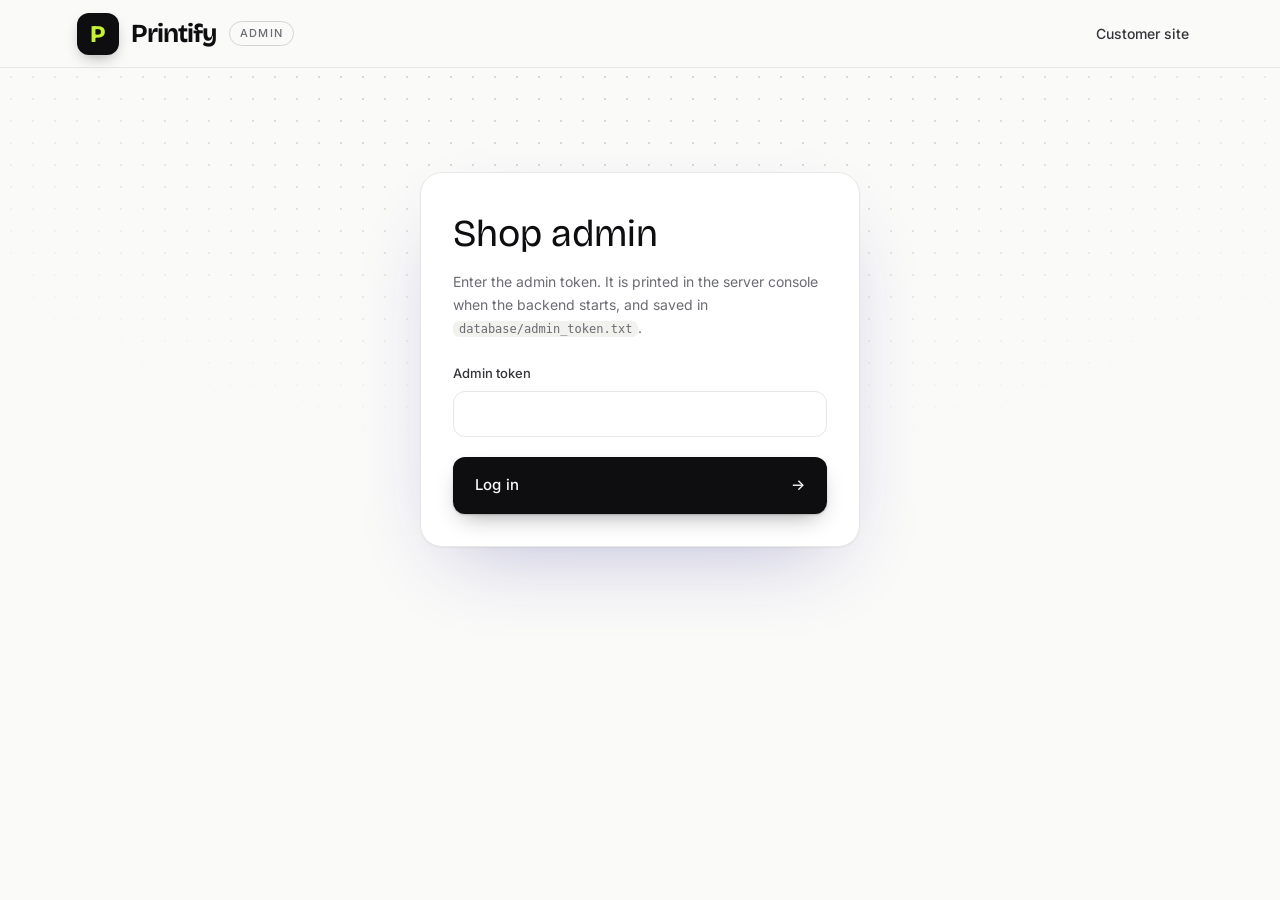
<file: website/admin.html>
<!DOCTYPE html>
<html lang="en">

<head>
    <meta charset="UTF-8">
    <meta name="viewport" content="width=device-width, initial-scale=1.0">

    <title>Printify | Shop Admin</title>

    <link rel="preconnect" href="https://fonts.googleapis.com">
    <link rel="preconnect" href="https://fonts.gstatic.com" crossorigin>
    <link
        rel="stylesheet"
        href="https://fonts.googleapis.com/css2?family=Bricolage+Grotesque:opsz,wght@12..96,500..800&family=Inter:wght@400;500;600&display=swap"
    >

    <link rel="stylesheet" href="style.css">
    <link rel="stylesheet" href="admin.css">
</head>

<body>

    <header class="navbar">

        <div class="logo">
            <span class="logo-icon" aria-hidden="true">
                <span class="logo-paper"></span>
                <span class="logo-p">P</span>
            </span>
            <span class="logo-word" aria-label="Printify"><span style="--i: 0">P</span><span style="--i: 1">r</span><span style="--i: 2">i</span><span style="--i: 3">n</span><span style="--i: 4">t</span><span style="--i: 5">i</span><span style="--i: 6">f</span><span style="--i: 7">y</span></span>
            <span class="admin-tag">Admin</span>
        </div>

        <nav>
            <a href="index.html">Customer site</a>
            <a href="#" id="logoutLink" hidden>Log out</a>
        </nav>

    </header>


    <main class="admin">

        <!-- LOGIN -->

        <section class="print-card admin-login" id="loginCard">

            <h2>Shop admin</h2>

            <p>
                Enter the admin token. It is printed in the server console when
                the backend starts, and saved in <code>database/admin_token.txt</code>.
            </p>

            <form id="loginForm">
                <div class="option">
                    <label for="tokenInput">Admin token</label>
                    <input type="password" id="tokenInput" autocomplete="current-password" required>
                </div>

                <p class="form-error" id="loginError" hidden></p>

                <button type="submit" class="pay-btn">
                    <span>Log in</span>
                    <span>→</span>
                </button>
            </form>

        </section>


        <!-- DASHBOARD -->

        <section id="dashboard" hidden>

            <div class="admin-tiles">

                <div class="admin-tile">
                    <span>Printer</span>
                    <strong id="printerName">-</strong>
                    <small id="printerMessage" class="printer-message"></small>
                </div>

                <div class="admin-tile">
                    <span>In queue</span>
                    <strong id="queueCount">0</strong>
                </div>

                <div class="admin-tile">
                    <span>Payments &amp; problems</span>
                    <strong id="failedCount">0</strong>
                </div>

                <div class="admin-tile">
                    <span>Revenue</span>
                    <strong id="revenue">₹0</strong>
                </div>

            </div>


            <div class="admin-toolbar">

                <h2>Orders</h2>

                <div class="option">
                    <select id="statusFilter" aria-label="Filter by status">
                        <option value="">All orders</option>
                        <option value="verifying">Check payment</option>
                        <option value="queued">In queue</option>
                        <option value="printing">Printing</option>
                        <option value="failed">Needs attention</option>
                        <option value="completed">Completed</option>
                        <option value="awaiting_payment">Awaiting payment</option>
                        <option value="cancelled">Cancelled</option>
                    </select>
                </div>

            </div>


            <div class="table-wrap">

                <table class="orders-table">

                    <thead>
                        <tr>
                            <th>#</th>
                            <th>File</th>
                            <th>Options</th>
                            <th>Total</th>
                            <th>Status</th>
                            <th>Placed</th>
                            <th></th>
                        </tr>
                    </thead>

                    <tbody id="ordersBody"></tbody>

                </table>

                <p class="empty-state" id="emptyState" hidden>No orders yet.</p>

            </div>

        </section>

    </main>


    <script src="admin.js"></script>

</body>

</html>
</file>
<file: website/style.css>
/* ==========================================
   PRINTIFY — design tokens
========================================== */

:root {
    --bg: #fafaf9;
    --bg-soft: #f1f1ee;
    --card: #ffffff;
    --ink: #0e0e10;
    --ink-2: #34343a;
    --muted: #6b6b73;
    --muted-2: #a3a3ab;
    --line: #e7e7e3;
    --line-strong: #d4d4cf;
    --grid: #d9d9d4;
    --glow: rgba(99, 91, 255, 0.16);

    --accent: #4f46e5;
    --accent-dark: #3f37c9;
    --accent-soft: #eeedfd;
    --lime: #c4f135;
    --gold: var(--accent);

    --green: #16a34a;
    --green-soft: #e6f6ec;
    --amber: #b45309;
    --amber-soft: #fdf1dc;
    --red: #dc2626;
    --red-soft: #fdeaea;

    --radius: 22px;
    --radius-md: 16px;
    --radius-sm: 12px;

    --shadow-sm: 0 1px 2px rgba(14, 14, 16, 0.04), 0 2px 8px rgba(14, 14, 16, 0.04);
    --shadow: 0 1px 2px rgba(14, 14, 16, 0.05), 0 14px 32px -14px rgba(14, 14, 16, 0.16);
    --shadow-lg: 0 1px 2px rgba(14, 14, 16, 0.05), 0 32px 80px -32px rgba(40, 32, 140, 0.30);

    --display: "Bricolage Grotesque", "Inter", system-ui, sans-serif;
    --serif: var(--display);
    --sans: "Inter", system-ui, -apple-system, "Segoe UI", sans-serif;

    --ease: cubic-bezier(0.22, 1, 0.36, 1);
    --spring: cubic-bezier(0.34, 1.3, 0.64, 1);
}

* {
    margin: 0;
    padding: 0;
    box-sizing: border-box;
}

[hidden] {
    display: none !important;
}

html {
    scroll-behavior: smooth;
}

body {
    min-height: 100vh;

    font-family: var(--sans);
    font-size: 15px;
    line-height: 1.5;

    background: var(--bg);
    color: var(--ink);

    overflow-x: hidden;

    -webkit-font-smoothing: antialiased;
    -moz-osx-font-smoothing: grayscale;
}

button,
input,
select {
    font: inherit;
    color: inherit;
}

a {
    color: inherit;
}

:focus-visible {
    outline: 2px solid var(--accent);
    outline-offset: 3px;
}

.pay-btn:focus-visible {
    outline-color: var(--accent);
}

::selection {
    background: var(--accent-soft);
    color: var(--accent-dark);
}


/* ==========================================
   BACKGROUND
========================================== */

/* Faint dot grid that fades out down the page */
body::before {
    content: "";

    position: fixed;
    inset: 0;
    z-index: -1;

    background-image: radial-gradient(var(--grid) 1px, transparent 1px);
    background-size: 22px 22px;

    -webkit-mask-image: radial-gradient(ellipse 90% 70% at 50% 0%, black 30%, transparent 75%);
    mask-image: radial-gradient(ellipse 90% 70% at 50% 0%, black 30%, transparent 75%);

    pointer-events: none;
}

/* ==========================================
   NAVBAR
========================================== */

.navbar {
    position: sticky;
    top: 0;
    z-index: 50;

    height: 68px;
    padding: 0 6%;

    display: flex;
    align-items: center;
    gap: 36px;

    background: color-mix(in srgb, var(--bg) 80%, transparent);
    backdrop-filter: saturate(1.6) blur(14px);
    -webkit-backdrop-filter: saturate(1.6) blur(14px);

    border-bottom: 1px solid var(--line);
}

.logo {
    display: flex;
    align-items: center;
    gap: 10px;

    text-decoration: none;
}

.logo-icon {
    width: 32px;
    height: 32px;

    display: grid;
    place-items: center;

    background: var(--ink);
    color: var(--lime);

    border-radius: 10px;

    font-family: var(--display);
    font-size: 18px;
    font-weight: 800;
    line-height: 1;

    transition: transform 0.5s var(--spring);
}

.logo:hover .logo-icon {
    transform: rotate(-8deg) scale(1.06);
}

.logo-word {
    font-family: var(--display);
    font-size: 21px;
    font-weight: 700;
    letter-spacing: -0.03em;
}

/* Navbar logo: a tiny printer. A sheet feeds out of the "P" tile every
   few seconds, the letters rise in on load and wave on hover. */

.logo {
    gap: 12px;
}

.logo .logo-icon {
    position: relative;

    width: 42px;
    height: 42px;

    background: none;
    border-radius: 0;

    font-size: 24px;

    animation: logo-pop 0.8s var(--spring) backwards;
}

/* The dark tile, drawn above the paper so the sheet comes out from under it */
.logo .logo-icon::before {
    content: "";

    position: absolute;
    inset: 0;
    z-index: 1;

    background: var(--ink);
    border-radius: 12px;
    box-shadow: 0 6px 16px -6px rgba(14, 14, 16, 0.45);
}

.logo-p {
    position: relative;
    z-index: 2;

    animation: logo-press 4s 1.2s var(--ease) infinite;
}

.logo-paper {
    position: absolute;
    left: 8px;
    right: 8px;
    top: 14px;
    z-index: 0;

    height: 26px;

    background:
        linear-gradient(var(--accent), var(--accent)) 4px 6px / 45% 2px no-repeat,
        repeating-linear-gradient(transparent 0 10px, var(--line-strong) 10px 11px, transparent 11px 14px) 4px 2px / calc(100% - 8px) 100% no-repeat,
        white;
    border: 1px solid var(--line);
    border-radius: 2px;

    transform: translateY(0);
    opacity: 0;

    animation: logo-print 4s 1.2s var(--ease) infinite;
}

@keyframes logo-pop {
    from { transform: scale(0.4) rotate(-25deg); opacity: 0; }
    to { transform: none; opacity: 1; }
}

/* The P dips like a button being pressed, then the page comes out */
@keyframes logo-press {
    0%, 100% { transform: none; }
    4% { transform: translateY(2px) scale(0.86); }
    10% { transform: translateY(-1px) scale(1.08); }
    16% { transform: none; }
}

@keyframes logo-print {
    0%, 8% { transform: translateY(0); opacity: 1; }
    40%, 70% { transform: translateY(12px); opacity: 1; }
    85% { transform: translateY(15px); opacity: 0; }
    100% { transform: translateY(0); opacity: 0; }
}

.logo:hover .logo-icon {
    transform: rotate(-8deg) scale(1.08);
    transition: transform 0.5s var(--spring);
}

.logo .logo-word {
    display: flex;

    font-size: 26px;
    letter-spacing: -0.035em;
}

.logo-word span {
    display: inline-block;

    animation: logo-letter 0.7s var(--ease) both;
    animation-delay: calc(0.25s + var(--i) * 0.05s);
}

.logo:hover .logo-word span {
    animation: logo-wave 0.6s var(--ease) both;
    animation-delay: calc(var(--i) * 0.04s);
}

.logo:hover .logo-word span:nth-child(odd) {
    color: var(--accent);
}

@keyframes logo-letter {
    from { transform: translateY(60%); opacity: 0; filter: blur(4px); }
    to { transform: none; opacity: 1; filter: blur(0); }
}

@keyframes logo-wave {
    0%, 100% { transform: none; }
    40% { transform: translateY(-28%); }
}

@media (max-width: 640px) {

    .logo .logo-icon {
        width: 38px;
        height: 38px;

        font-size: 22px;
    }

    .logo .logo-word {
        font-size: 23px;
    }
}


.navbar nav {
    display: flex;
    gap: 6px;

    margin-left: auto;
}

.navbar nav a {
    padding: 7px 14px;

    border-radius: 999px;

    color: var(--ink-2);

    font-size: 14px;
    font-weight: 500;
    text-decoration: none;

    transition: background 0.25s, color 0.25s;
}

.navbar nav a:hover {
    background: var(--bg-soft);
    color: var(--ink);
}

.printer-status {
    display: flex;
    align-items: center;
    gap: 8px;

    padding: 7px 14px;

    background: var(--card);
    border: 1px solid var(--line);
    border-radius: 999px;

    color: var(--ink-2);

    font-size: 12.5px;
    font-weight: 500;
    white-space: nowrap;
}

.printer-status em {
    font-style: normal;
}

.printer-status .dot {
    position: relative;

    width: 7px;
    height: 7px;

    border-radius: 50%;
    background: var(--green);
}

.printer-status .dot::after {
    content: "";

    position: absolute;
    inset: 0;

    border-radius: 50%;
    background: inherit;

    animation: ping 2.4s ease-out infinite;
}

.printer-status.offline .dot {
    background: var(--red);
}

@keyframes ping {
    0% { transform: scale(1); opacity: 0.6; }
    100% { transform: scale(3.2); opacity: 0; }
}


/* ==========================================
   HERO
========================================== */

.hero {
    padding: 64px 6% 88px;

    display: grid;
    grid-template-columns: 1fr minmax(0, 480px);
    gap: 64px;
    align-items: center;

    max-width: 1320px;
    margin: 0 auto;

    /* Soft colour glow behind the print card */
    background: radial-gradient(440px circle at 76% 48%, var(--glow), transparent 70%);
}

.hero-content {
    position: relative;
    min-width: 0;

    animation: rise-in 0.9s var(--ease) both;
}

.badge {
    display: inline-flex;
    align-items: center;
    gap: 8px;

    margin-bottom: 26px;
    padding: 5px 14px 5px 6px;

    background: var(--card);
    border: 1px solid var(--line);
    border-radius: 999px;

    color: var(--ink-2);

    font-size: 13px;
    font-weight: 500;
}

.badge::before {
    content: "₹2";

    padding: 2px 9px;

    background: var(--ink);
    color: var(--lime);

    border-radius: 999px;

    font-size: 11.5px;
    font-weight: 600;
}

.hero h1 {
    font-family: var(--display);
    font-size: clamp(50px, 6.4vw, 92px);
    font-weight: 800;
    line-height: 0.98;
    letter-spacing: -0.045em;

    margin-bottom: 24px;
}

.hero h1 .w {
    display: block;
}

/* The changing word sits on a highlighter stroke */
.hero h1 .word-rotator {
    position: relative;
    z-index: 0;

    width: fit-content;
    padding: 0 0.1em;
    margin-left: -0.1em;
}

.word-rotator::before {
    content: "";

    position: absolute;
    inset: 0.18em 0 0.04em;
    z-index: -1;

    background: var(--lime);
    border-radius: 0.12em;

    transform: rotate(-1.5deg);
    transform-origin: left;
    animation: marker 0.8s 0.45s var(--ease) both;
}

.word-rotator span {
    display: inline-block;
}

.word-rotator span.swap-out {
    animation: word-out 0.4s var(--ease) forwards;
}

.word-rotator span.swap-in {
    animation: word-in 0.6s var(--ease) both;
}

@keyframes word-out {
    to { transform: translateY(-35%); opacity: 0; }
}

@keyframes word-in {
    from { transform: translateY(35%); opacity: 0; }
    to { transform: none; opacity: 1; }
}

@keyframes marker {
    from { transform: rotate(-1.5deg) scaleX(0); }
    to { transform: rotate(-1.5deg) scaleX(1); }
}

.hero-content > p {
    max-width: 440px;

    color: var(--muted);

    font-size: 18px;
    line-height: 1.6;
}

.hero-chips {
    display: flex;
    flex-wrap: wrap;
    gap: 8px;

    margin-top: 28px;

    list-style: none;
}

.hero-chips li {
    display: flex;
    align-items: center;
    gap: 8px;

    padding: 6px 14px 6px 7px;

    background: var(--card);
    border: 1px solid var(--line);
    border-radius: 999px;

    color: var(--ink-2);

    font-size: 13.5px;
    font-weight: 500;

    animation: rise-in 0.8s var(--ease) both;
}

.hero-chips li::before {
    content: "";

    width: 18px;
    height: 18px;

    border-radius: 50%;
    background:
        url("data:image/svg+xml,%3Csvg xmlns='http://www.w3.org/2000/svg' viewBox='0 0 16 16'%3E%3Cpath d='M4.5 8.2l2.2 2.2 4.8-4.8' fill='none' stroke='white' stroke-width='1.8' stroke-linecap='round' stroke-linejoin='round'/%3E%3C/svg%3E") center / 16px no-repeat,
        var(--accent);
}

.hero-chips li:nth-child(1) { animation-delay: 0.3s; }
.hero-chips li:nth-child(2) { animation-delay: 0.4s; }
.hero-chips li:nth-child(3) { animation-delay: 0.5s; }

@keyframes rise-in {
    from { opacity: 0; transform: translateY(18px); }
    to { opacity: 1; transform: none; }
}

@keyframes pop-in {
    from { opacity: 0; transform: translateY(14px) scale(0.985); }
    to { opacity: 1; transform: none; }
}


/* ==========================================
   CARDS (shared)
========================================== */

.print-card {
    position: relative;

    padding: 32px;

    background: var(--card);
    border: 1px solid var(--line);
    border-radius: var(--radius);
    box-shadow: var(--shadow-lg);

    animation: pop-in 0.9s 0.15s var(--ease) both;
}

.card-header {
    display: flex;
    flex-wrap: wrap;
    justify-content: space-between;
    align-items: flex-start;
    gap: 16px;

    margin-bottom: 26px;
}

.card-header h2 {
    font-family: var(--serif);
    font-size: 32px;
    font-weight: 700;
    line-height: 1.1;
    letter-spacing: -0.03em;
}

.card-header p {
    margin-top: 4px;

    color: var(--muted);
    font-size: 14px;
}

.steps-mini {
    display: flex;
    gap: 4px;

    padding: 4px;

    background: var(--bg-soft);
    border-radius: 999px;

    list-style: none;
    counter-reset: step;
}

.steps-mini li {
    counter-increment: step;

    padding: 5px 11px;

    border-radius: 999px;

    color: var(--muted);

    font-size: 12px;
    font-weight: 500;
    white-space: nowrap;

    transition: background 0.4s var(--ease), color 0.4s;
}

.steps-mini li::before {
    content: counter(step) ". ";
    opacity: 0.6;
}

.steps-mini li.active {
    background: var(--card);
    color: var(--ink);
    box-shadow: var(--shadow-sm);
}

.steps-mini li.done {
    color: var(--accent);
}

.steps-mini li.done::before {
    content: "✓ ";
    opacity: 1;
}


/* ==========================================
   UPLOAD
========================================== */

.upload-area {
    position: relative;

    background: var(--bg);
    border: 1.5px dashed var(--line-strong);
    border-radius: var(--radius-md);

    transition: border-color 0.4s, background 0.4s, transform 0.5s var(--ease);
}

.upload-area:hover,
.upload-area.dragover {
    border-color: var(--accent);
    background: var(--accent-soft);
}

.upload-area.dragover {
    transform: scale(1.01);
}

.upload-content {
    padding: 32px 20px;

    display: flex;
    flex-direction: column;
    align-items: center;
    gap: 6px;

    text-align: center;

    cursor: pointer;
}

.upload-icon {
    width: 52px;
    height: 52px;

    display: grid;
    place-items: center;

    margin-bottom: 8px;

    background: var(--card);
    color: var(--accent);

    border: 1px solid var(--line);
    border-radius: 50%;
    box-shadow: var(--shadow-sm);

    transition: transform 0.6s var(--ease), background 0.4s, color 0.4s;
}

.upload-area:hover .upload-icon,
.upload-area.dragover .upload-icon {
    background: var(--accent);
    color: white;
    transform: translateY(-3px);
}

.upload-content strong {
    font-family: var(--serif);
    font-size: 22px;
    font-weight: 700;
}

.upload-hint {
    color: var(--muted);
    font-size: 13px;
}

.upload-hint u {
    color: var(--accent);
    font-weight: 500;
    text-decoration-thickness: 1px;
    text-underline-offset: 3px;
}

.has-file .upload-content {
    display: none;
}


/* Selected file */

.file-info {
    display: none;
    align-items: center;
    gap: 14px;

    padding: 16px;
}

.has-file .file-info {
    display: flex;
    animation: pop-in 0.5s var(--ease) both;
}

.file-icon {
    flex-shrink: 0;

    width: 46px;
    height: 56px;

    display: grid;
    place-items: center;

    background: var(--accent-soft);
    color: var(--accent);

    border-radius: 6px 14px 6px 6px;

    font-size: 10.5px;
    font-weight: 600;
    letter-spacing: 0.05em;
}

.file-details {
    flex: 1;
    min-width: 0;

    display: flex;
    flex-direction: column;
    gap: 3px;
}

.file-name {
    overflow: hidden;
    text-overflow: ellipsis;
    white-space: nowrap;

    font-weight: 500;
}

.file-status-row {
    color: var(--muted);
    font-size: 13px;
}

.page-info {
    display: none;
    color: var(--accent);
    font-weight: 500;
}

.progress {
    height: 3px;
    margin-top: 6px;

    overflow: hidden;

    background: var(--line);
    border-radius: 999px;
}

.progress-bar {
    display: block;

    width: 0;
    height: 100%;

    background: var(--accent);
    border-radius: 999px;

    transition: width 0.3s var(--ease);
}

.progress.indeterminate .progress-bar {
    width: 35% !important;
    animation: slide-bar 1.3s ease-in-out infinite;
}

.progress.complete .progress-bar {
    width: 100% !important;
    background: var(--green);
}

@keyframes slide-bar {
    from { transform: translateX(-100%); }
    to { transform: translateX(300%); }
}

.remove-file {
    flex-shrink: 0;

    width: 32px;
    height: 32px;

    border: 1px solid var(--line);
    border-radius: 50%;
    background: var(--card);

    color: var(--muted);

    font-size: 18px;
    line-height: 1;

    cursor: pointer;

    transition: transform 0.4s var(--ease), color 0.3s, border-color 0.3s;
}

.remove-file:hover {
    color: var(--red);
    border-color: var(--red);
    transform: rotate(90deg);
}


/* ==========================================
   OPTIONS
========================================== */

.options-section {
    display: grid;
    gap: 14px;

    margin-top: 24px;
}

.option-row {
    display: flex;
    align-items: center;
    justify-content: space-between;
    gap: 14px;
}

.option-label {
    color: var(--ink-2);

    font-size: 14px;
    font-weight: 500;
}

.segmented {
    display: flex;

    padding: 3px;

    background: var(--bg-soft);
    border-radius: 999px;
}

.segmented label {
    position: relative;
    cursor: pointer;
}

.segmented input {
    position: absolute;
    opacity: 0;
    pointer-events: none;
}

.segmented span {
    display: block;

    padding: 7px 14px;

    border-radius: 999px;

    color: var(--muted);

    font-size: 13px;
    font-weight: 500;
    white-space: nowrap;

    transition: background 0.35s var(--ease), color 0.35s, box-shadow 0.35s;
}

.segmented label:hover span {
    color: var(--ink);
}

.segmented input:checked + span {
    background: var(--card);
    color: var(--ink);
    box-shadow: 0 1px 2px rgba(27, 26, 31, 0.08), 0 2px 8px rgba(27, 26, 31, 0.06);
}

.segmented input:focus-visible + span {
    outline: 2px solid var(--accent);
    outline-offset: 2px;
}

.segmented input:disabled + span {
    opacity: 0.4;
    text-decoration: line-through;
    cursor: not-allowed;
}

.stepper {
    display: flex;
    align-items: center;

    padding: 3px;

    background: var(--bg-soft);
    border-radius: 999px;
}

.stepper button {
    width: 32px;
    height: 32px;

    border: none;
    border-radius: 50%;
    background: transparent;

    color: var(--ink-2);

    font-size: 17px;

    cursor: pointer;

    transition: background 0.3s, color 0.3s;
}

.stepper button:hover {
    background: var(--card);
    color: var(--accent);
    box-shadow: var(--shadow-sm);
}

.stepper input {
    width: 44px;
    height: 32px;

    border: none;
    background: transparent;

    text-align: center;
    font-weight: 500;

    outline: none;
    -moz-appearance: textfield;
    appearance: textfield;
}

.stepper input::-webkit-outer-spin-button,
.stepper input::-webkit-inner-spin-button {
    -webkit-appearance: none;
    margin: 0;
}


/* Generic form field (admin page) */

.option {
    display: flex;
    flex-direction: column;
    gap: 8px;
}

.option label {
    color: var(--ink-2);

    font-size: 13px;
    font-weight: 500;
}

.option select,
.option input {
    width: 100%;
    height: 46px;

    padding: 0 14px;

    background: var(--card);
    border: 1px solid var(--line);
    border-radius: var(--radius-sm);

    font-size: 15px;

    outline: none;

    transition: border-color 0.3s, box-shadow 0.3s;
}

.option select:focus,
.option input:focus {
    border-color: var(--accent);
    box-shadow: 0 0 0 4px var(--accent-soft);
}


/* ==========================================
   PRICE + PAY
========================================== */

.price-section {
    display: flex;
    align-items: flex-end;
    justify-content: space-between;
    gap: 16px;

    margin-top: 26px;
    padding-top: 22px;

    border-top: 1px solid var(--line);
}

.price-section div {
    display: flex;
    flex-direction: column;
    gap: 4px;
    min-width: 0;
}

.price-section span {
    color: var(--muted);

    font-size: 11.5px;
    font-weight: 500;
    letter-spacing: 0.14em;
    text-transform: uppercase;
}

.price-section small {
    color: var(--muted);
    font-size: 12.5px;
    line-height: 1.45;
}

.price-section strong {
    font-family: var(--serif);
    font-size: 48px;
    font-weight: 700;
    line-height: 1;
    letter-spacing: -0.03em;

    font-variant-numeric: tabular-nums;
}

.price-section strong.bump {
    animation: bump 0.6s var(--ease);
}

@keyframes bump {
    0% { opacity: 0.4; transform: translateY(6px); }
    100% { opacity: 1; transform: none; }
}

.pay-btn {
    position: relative;

    width: 100%;
    margin-top: 20px;
    padding: 17px 22px;

    display: flex;
    align-items: center;
    justify-content: space-between;

    overflow: hidden;

    background: var(--ink);
    color: var(--bg);

    border: none;
    border-radius: var(--radius-sm);
    box-shadow: 0 1px 2px rgba(27, 26, 31, 0.2), 0 10px 24px -10px rgba(27, 26, 31, 0.45);

    font-size: 15px;
    font-weight: 500;
    letter-spacing: 0.01em;
    text-decoration: none;

    cursor: pointer;

    transition: transform 0.4s var(--ease), box-shadow 0.4s var(--ease), background 0.4s;
}

.pay-btn::before {
    content: "";

    position: absolute;
    top: 0;
    bottom: 0;
    left: -60%;

    width: 40%;

    background: linear-gradient(90deg, transparent, rgba(255, 255, 255, 0.14), transparent);

    transform: skewX(-20deg);
    transition: left 0.9s var(--ease);
}

.pay-btn:hover {
    background: #26252c;
    transform: translateY(-1px);
    box-shadow: 0 1px 2px rgba(27, 26, 31, 0.2), 0 18px 34px -12px rgba(63, 61, 201, 0.45);
}

.pay-btn:hover::before {
    left: 130%;
}

.pay-btn:active {
    transform: translateY(0) scale(0.995);
}

.pay-btn .arrow {
    transition: transform 0.45s var(--ease);
}

.pay-btn:hover .arrow {
    transform: translateX(5px);
}

.pay-btn:disabled {
    opacity: 0.55;
    cursor: wait;
    transform: none;
}

.pay-btn.compact {
    margin-top: 0;
    padding: 14px 18px;
    font-size: 14px;
}

.form-error {
    margin-top: 14px;
    padding: 12px 14px;

    background: var(--red-soft);
    border: 1px solid #f1cdc9;
    border-radius: var(--radius-sm);

    color: #8f2a25;

    font-size: 13.5px;
    line-height: 1.5;

    animation: rise-in 0.4s var(--ease);
}


/* ==========================================
   PRINT PREVIEW
========================================== */

.preview-panel {
    min-width: 0;

    padding: 28px;

    background: rgba(255, 255, 255, 0.66);
    backdrop-filter: blur(14px);
    -webkit-backdrop-filter: blur(14px);

    border: 1px solid var(--line);
    border-radius: var(--radius);
    box-shadow: var(--shadow);

    animation: pop-in 0.8s var(--ease) both;
}

.preview-head {
    display: flex;
    justify-content: space-between;
    align-items: flex-end;
    gap: 16px;
    flex-wrap: wrap;

    margin-bottom: 20px;
}

.eyebrow {
    display: block;

    margin-bottom: 6px;

    color: var(--gold);

    font-size: 11.5px;
    font-weight: 500;
    letter-spacing: 0.16em;
    text-transform: uppercase;
}

.preview-head > div:first-child {
    min-width: 0;
    max-width: 100%;
}

.preview-head h2 {
    max-width: 100%;

    overflow: hidden;
    text-overflow: ellipsis;
    white-space: nowrap;

    font-family: var(--serif);
    font-size: 30px;
    font-weight: 700;
    line-height: 1.1;
}

.preview-meta {
    display: flex;
    flex-wrap: wrap;
    gap: 6px;
}

.meta-chip {
    padding: 5px 11px;

    background: var(--card);
    border: 1px solid var(--line);
    border-radius: 999px;

    color: var(--ink-2);

    font-size: 12px;
    font-weight: 500;
    white-space: nowrap;

    animation: pop-in 0.45s var(--ease) both;
}

.meta-chip.accent {
    background: var(--accent-soft);
    border-color: transparent;
    color: var(--accent);
}


/* Stage */

.stage {
    position: relative;

    height: clamp(320px, 52vh, 520px);

    display: flex;
    align-items: center;
    justify-content: center;

    padding: 28px 60px;

    background:
        radial-gradient(circle at 1px 1px, rgba(27, 26, 31, 0.07) 1px, transparent 0) 0 0 / 20px 20px,
        var(--bg);

    border: 1px solid var(--line);
    border-radius: var(--radius-md);

    overflow: hidden;

    perspective: 1600px;
}

.sheet-stack {
    position: relative;

    height: 100%;
    max-width: 100%;

    aspect-ratio: var(--sheet-ratio, 0.7071);
}

.sheet-stack.landscape {
    height: auto;
    width: 100%;
    max-height: 100%;
}

.stack-layer {
    position: absolute;
    inset: 0;

    background: var(--card);
    border: 1px solid var(--line);
    border-radius: 3px;
    box-shadow: var(--shadow-sm);

    opacity: 0;

    transition: transform 0.7s var(--ease), opacity 0.4s;
}

.sheet-stack.copies-2 .layer-1,
.sheet-stack.copies-3 .layer-1,
.sheet-stack.copies-3 .layer-2 {
    opacity: 1;
}

.sheet-stack.copies-2 .layer-1,
.sheet-stack.copies-3 .layer-1 {
    transform: translate(8px, 8px);
}

.sheet-stack.copies-3 .layer-2 {
    transform: translate(16px, 16px);
}

.sheet {
    position: absolute;
    inset: 0;

    padding: 0;

    background: transparent;
    border: none;

    cursor: zoom-in;

    transform-style: preserve-3d;
}

.sheet-inner {
    position: absolute;
    inset: 0;

    display: block;

    transform-style: preserve-3d;
    transition: transform 1s var(--ease);
}

.sheet-inner.flipped {
    transform: rotateY(180deg);
}

.sheet.enter .sheet-inner {
    animation: sheet-in 0.6s var(--ease);
}

.sheet.enter-back .sheet-inner {
    animation: sheet-in-back 0.6s var(--ease);
}

@keyframes sheet-in {
    from { opacity: 0; transform: translateX(30px); }
}

@keyframes sheet-in-back {
    from { opacity: 0; transform: translateX(-30px); }
}

.face {
    position: absolute;
    inset: 0;

    display: grid;
    place-items: center;

    padding: 4%;

    background: var(--card);
    border: 1px solid var(--line);
    border-radius: 3px;
    box-shadow: 0 1px 2px rgba(27, 26, 31, 0.06), 0 24px 48px -20px rgba(27, 26, 31, 0.25);

    backface-visibility: hidden;
    -webkit-backface-visibility: hidden;

    overflow: hidden;
}

.face.back {
    transform: rotateY(180deg);
}

.face img {
    width: 100%;
    height: 100%;

    object-fit: contain;

    transition: filter 0.8s var(--ease), opacity 0.4s;
}

.face img.loading {
    opacity: 0;
}

.face::before {
    content: "";

    position: absolute;
    inset: 0;

    background: linear-gradient(100deg, transparent 30%, rgba(27, 26, 31, 0.04) 50%, transparent 70%) 0 0 / 200% 100%;

    animation: shimmer 1.4s linear infinite;

    opacity: 0;
    transition: opacity 0.3s;
    pointer-events: none;
}

.face.is-loading::before {
    opacity: 1;
}

@keyframes shimmer {
    from { background-position: 200% 0; }
    to { background-position: -200% 0; }
}

.bw .face img,
.bw .thumb img,
.bw .lightbox img {
    filter: grayscale(1) contrast(1.04);
}

.face-label {
    position: absolute;
    left: 10px;
    bottom: 10px;

    padding: 3px 9px;

    background: rgba(27, 26, 31, 0.78);
    color: white;

    border-radius: 999px;

    font-size: 11px;
    font-weight: 500;
}

.blank-note {
    color: var(--muted);

    font-family: var(--serif);
    font-weight: 700;
    font-size: 18px;
}

.copies-sticker {
    position: absolute;
    top: -12px;
    right: -14px;
    z-index: 2;

    padding: 5px 11px;

    background: var(--ink);
    color: var(--bg);

    border-radius: 999px;
    box-shadow: var(--shadow);

    font-size: 13px;
    font-weight: 500;

    animation: pop-in 0.45s var(--ease) both;
}

.stage-nav {
    position: absolute;
    top: 50%;
    z-index: 3;

    width: 40px;
    height: 40px;

    background: var(--card);
    border: 1px solid var(--line);
    border-radius: 50%;
    box-shadow: var(--shadow-sm);

    color: var(--ink-2);

    font-size: 16px;

    cursor: pointer;

    transform: translateY(-50%);
    transition: transform 0.4s var(--ease), color 0.3s, border-color 0.3s, opacity 0.3s;
}

.stage-nav.prev { left: 12px; }
.stage-nav.next { right: 12px; }

.stage-nav:hover:not(:disabled) {
    color: var(--accent);
    border-color: var(--accent);
    transform: translateY(-50%) scale(1.06);
}

.stage-nav:disabled {
    opacity: 0.3;
    cursor: default;
}

.stage-controls {
    display: flex;
    justify-content: space-between;
    align-items: center;
    gap: 12px;

    margin: 16px 0 14px;
}

.sheet-counter {
    color: var(--ink-2);

    font-size: 13.5px;
    font-weight: 500;
}

.flip-btn {
    display: flex;
    align-items: center;
    gap: 7px;

    padding: 8px 15px;

    background: var(--card);
    border: 1px solid var(--line);
    border-radius: 999px;

    color: var(--ink-2);

    font-size: 13px;
    font-weight: 500;

    cursor: pointer;

    transition: border-color 0.3s, color 0.3s, box-shadow 0.3s;
}

.flip-btn:hover {
    color: var(--accent);
    border-color: var(--accent);
    box-shadow: 0 0 0 4px var(--accent-soft);
}

.flip-btn:hover .flip-icon {
    display: inline-block;
    animation: spin 1s var(--ease);
}

@keyframes spin {
    to { transform: rotate(360deg); }
}


/* Thumbnails */

.thumbs {
    display: flex;
    gap: 10px;

    padding: 6px 4px 12px;

    overflow-x: auto;
    scroll-behavior: smooth;
    scrollbar-width: thin;
}

.thumb-group {
    flex-shrink: 0;

    display: flex;
    gap: 4px;

    padding: 5px;

    background: transparent;
    border: 1px solid transparent;
    border-radius: 10px;

    cursor: pointer;

    transition: border-color 0.3s, background 0.3s, transform 0.4s var(--ease);
}

.thumb-group:hover {
    transform: translateY(-2px);
}

.thumb-group.active {
    background: var(--card);
    border-color: var(--accent);
    box-shadow: 0 0 0 3px var(--accent-soft);
}

.thumb {
    position: relative;

    width: 56px;
    height: 76px;

    display: grid;
    place-items: center;

    background: var(--card);
    border: 1px solid var(--line);
    border-radius: 3px;

    overflow: hidden;
}

.thumb img {
    width: 100%;
    height: 100%;

    object-fit: contain;

    transition: filter 0.6s;
}

.thumb span {
    position: absolute;
    right: 3px;
    bottom: 3px;

    padding: 0 5px;

    background: rgba(27, 26, 31, 0.75);
    color: white;

    border-radius: 999px;

    font-size: 9.5px;
    font-weight: 500;
}

.thumb.blank {
    background: repeating-linear-gradient(45deg, var(--card) 0 6px, var(--bg) 6px 12px);
}


/* ==========================================
   ORDER TRACKING
========================================== */

.order-badge {
    padding: 6px 13px;

    background: var(--accent-soft);
    color: var(--accent);

    border-radius: 999px;

    font-size: 12.5px;
    font-weight: 500;
    white-space: nowrap;

    animation: pop-in 0.5s var(--ease) both;
}

.order-badge[data-status="printing"],
.order-badge[data-status="verifying"] { background: var(--amber-soft); color: var(--amber); }
.order-badge[data-status="completed"] { background: var(--green-soft); color: var(--green); }
.order-badge[data-status="failed"] { background: var(--red-soft); color: var(--red); }
.order-badge[data-status="cancelled"] { background: var(--bg-soft); color: var(--muted); }


/* Printer illustration (CSS fallback when 3D is unavailable) */

.printer-scene {
    position: relative;

    height: 200px;

    display: grid;
    place-items: center;

    margin-bottom: 20px;

    background:
        radial-gradient(circle at 1px 1px, rgba(27, 26, 31, 0.07) 1px, transparent 0) 0 0 / 20px 20px,
        var(--bg);
    border: 1px solid var(--line);
    border-radius: var(--radius-md);

    overflow: hidden;
}

.printer {
    position: relative;

    width: 170px;
    height: 150px;
}

.printer-top {
    position: absolute;
    top: 12px;
    left: 34px;

    width: 102px;
    height: 32px;

    background: var(--ink-2);
    border-radius: 8px 8px 0 0;
}

.printer-body {
    position: absolute;
    top: 40px;
    left: 0;
    z-index: 2;

    width: 170px;
    height: 60px;

    background: var(--card);
    border: 1px solid var(--line-strong);
    border-radius: 14px;
    box-shadow: var(--shadow);
}

.printer-light {
    position: absolute;
    top: 14px;
    right: 16px;

    width: 8px;
    height: 8px;

    background: var(--green);
    border-radius: 50%;
}

.printer-slot {
    position: absolute;
    left: 24px;
    right: 24px;
    bottom: 12px;

    height: 5px;

    background: var(--ink);
    border-radius: 4px;
}

.paper-out {
    position: absolute;
    top: 88px;
    left: 38px;
    z-index: 1;

    width: 94px;
    height: 70px;

    overflow: hidden;
}

.paper-out span {
    position: absolute;
    left: 0;
    top: 0;

    width: 94px;
    height: 70px;

    background:
        linear-gradient(var(--line-strong), var(--line-strong)) 12px 16px / 46px 3px no-repeat,
        linear-gradient(var(--line), var(--line)) 12px 26px / 66px 3px no-repeat,
        linear-gradient(var(--line), var(--line)) 12px 35px / 58px 3px no-repeat,
        var(--card);
    border: 1px solid var(--line);
    border-top: none;

    transform: translateY(-100%);
}

.printer-scene[data-status="queued"] .printer,
.printer-scene[data-status="verifying"] .printer,
.printer-scene[data-status="awaiting_payment"] .printer {
    animation: breathe 3s ease-in-out infinite;
}

.printer-scene[data-status="queued"] .printer-light,
.printer-scene[data-status="verifying"] .printer-light {
    background: var(--amber);
    animation: blink 1.6s ease-in-out infinite;
}

.printer-scene[data-status="printing"] .printer-light {
    animation: blink 0.8s ease-in-out infinite;
}

.printer-scene[data-status="printing"] .paper-out span {
    animation: feed 2.4s var(--ease) infinite;
}

.printer-scene[data-status="printing"] .paper-out span:nth-child(2) { animation-delay: 0.8s; }
.printer-scene[data-status="printing"] .paper-out span:nth-child(3) { animation-delay: 1.6s; }

.printer-scene[data-status="completed"] .paper-out span:first-child {
    transform: none;
    transition: transform 1s var(--ease);
}

.printer-scene[data-status="failed"] .printer-light,
.printer-scene[data-status="awaiting_payment"] .printer-light {
    background: var(--red);
}

.printer-scene[data-status="cancelled"] .printer {
    opacity: 0.45;
    filter: grayscale(1);
}

.done-check {
    position: absolute;
    top: 18px;
    right: 18%;
    z-index: 3;

    width: 44px;
    height: 44px;

    display: grid;
    place-items: center;

    background: var(--green);
    color: white;

    border-radius: 50%;
    box-shadow: 0 10px 24px -8px rgba(47, 143, 99, 0.6);

    font-size: 20px;

    transform: scale(0);
}

.printer-scene[data-status="completed"] .done-check {
    animation: check-pop 0.7s 0.3s var(--spring) forwards;
}

@keyframes check-pop {
    from { transform: scale(0); opacity: 0; }
    to { transform: scale(1); opacity: 1; }
}

@keyframes breathe {
    0%, 100% { transform: translateY(0); }
    50% { transform: translateY(-3px); }
}

@keyframes blink {
    50% { opacity: 0.25; }
}

@keyframes feed {
    0% { transform: translateY(-100%); }
    60% { transform: translateY(0); }
    100% { transform: translateY(0); opacity: 0; }
}


/* Steps */

.order-steps {
    position: relative;

    display: grid;
    grid-template-columns: repeat(3, 1fr);

    margin: 4px 0 22px;

    list-style: none;
}

.order-steps::before,
.order-steps::after {
    content: "";

    position: absolute;
    top: 7px;
    left: 16.6%;

    height: 1px;

    border-radius: 1px;
}

.order-steps::before {
    right: 16.6%;
    background: var(--line-strong);
}

.order-steps::after {
    width: calc(66.8% * var(--progress, 0));
    background: var(--accent);
    transition: width 1s var(--ease);
}

.order-steps li {
    position: relative;
    z-index: 1;

    padding-top: 26px;

    text-align: center;

    color: var(--muted);

    font-size: 13px;
    font-weight: 500;
}

.order-steps li::before {
    content: "";

    position: absolute;
    top: 0;
    left: 50%;

    width: 15px;
    height: 15px;

    margin-left: -7.5px;

    background: var(--card);
    border: 1px solid var(--line-strong);
    border-radius: 50%;

    transition: background 0.5s, border-color 0.5s, box-shadow 0.5s;
}

.order-steps li.done {
    color: var(--ink);
}

.order-steps li.done::before {
    background: var(--accent);
    border-color: var(--accent);
}

.order-steps li.current::before {
    box-shadow: 0 0 0 5px var(--accent-soft);
}

.order-message {
    padding: 16px 18px;

    background: var(--bg);
    border: 1px solid var(--line);
    border-radius: var(--radius-sm);

    color: var(--ink-2);

    font-size: 14.5px;
    line-height: 1.6;
}

.order-actions {
    display: flex;
    gap: 10px;
    align-items: center;

    margin-top: 18px;
}

.order-actions .pay-btn {
    flex: 1;
}

.secondary-btn {
    height: 48px;
    padding: 0 18px;

    background: var(--card);
    border: 1px solid var(--line);
    border-radius: var(--radius-sm);

    color: var(--ink-2);

    font-size: 14px;
    font-weight: 500;

    cursor: pointer;

    transition: border-color 0.3s, color 0.3s;
}

.secondary-btn:hover {
    border-color: var(--red);
    color: var(--red);
}


/* ==========================================
   SECTIONS
========================================== */

.how-section,
.pricing-section {
    padding: 80px 6%;
}

.pricing-section {
    padding-top: 16px;
}

.section-title {
    max-width: 640px;
    margin: 0 auto 36px;

    text-align: center;
}

.section-title > span {
    color: var(--accent);

    font-size: 12px;
    font-weight: 600;
    letter-spacing: 0.14em;
    text-transform: uppercase;
}

.section-title h2 {
    margin-top: 10px;

    font-family: var(--display);
    font-size: clamp(34px, 4.4vw, 54px);
    font-weight: 800;
    line-height: 1.02;
    letter-spacing: -0.04em;
}

.section-title h2 em {
    color: var(--muted-2);
    font-style: normal;
}

.steps {
    display: grid;
    grid-template-columns: repeat(3, 1fr);
    gap: 16px;

    max-width: 1080px;
    margin: auto;

    list-style: none;
    counter-reset: how;
}

.step-card {
    position: relative;
    counter-increment: how;

    display: flex;
    flex-direction: column;
    gap: 18px;

    padding: 28px;

    background: var(--card);
    border: 1px solid var(--line);
    border-radius: var(--radius);

    transition: transform 0.5s var(--ease), box-shadow 0.5s var(--ease), border-color 0.3s;
}

.step-card::after {
    content: "0" counter(how);

    position: absolute;
    top: 26px;
    right: 28px;

    color: var(--muted-2);

    font-family: var(--display);
    font-size: 15px;
    font-weight: 700;
}

.step-card:hover {
    transform: translateY(-4px);
    border-color: var(--line-strong);
    box-shadow: var(--shadow);
}

.step-icon {
    flex: none;

    width: 46px;
    height: 46px;

    display: grid;
    place-items: center;

    background: var(--accent-soft);
    color: var(--accent);

    border-radius: 14px;

    transition: background 0.4s, color 0.4s, transform 0.5s var(--spring);
}

.step-card:hover .step-icon {
    background: var(--ink);
    color: var(--lime);
    transform: rotate(-6deg);
}

.step-card h3 {
    margin-bottom: 4px;

    font-family: var(--display);
    font-size: 22px;
    font-weight: 700;
    letter-spacing: -0.03em;
}

.step-card p {
    color: var(--muted);
    font-size: 14.5px;
    line-height: 1.55;
}


/* Pricing */

.pricing-card {
    display: grid;
    grid-template-columns: repeat(4, 1fr);
    gap: 16px;

    max-width: 1080px;
    margin: auto;
}

.price-tile {
    padding: 26px 24px;

    background: var(--card);
    border: 1px solid var(--line);
    border-radius: var(--radius);

    transition: transform 0.5s var(--ease), box-shadow 0.5s var(--ease);
}

.price-tile:hover {
    transform: translateY(-4px);
    box-shadow: var(--shadow);
}

.price-tile.featured {
    background: var(--ink);
    color: var(--bg);
    border-color: var(--ink);
}

.price-tile span {
    display: block;

    color: var(--muted);

    font-size: 13px;
    font-weight: 500;
}

.price-tile.featured span,
.price-tile.featured p {
    color: color-mix(in srgb, var(--bg) 65%, transparent);
}

.price-tile strong {
    display: block;

    margin: 18px 0 2px;

    font-family: var(--display);
    font-size: 54px;
    font-weight: 800;
    line-height: 1;
    letter-spacing: -0.04em;
}

.price-tile.featured strong {
    color: var(--lime);
}

.price-tile p {
    color: var(--muted);
    font-size: 13.5px;
}

.pricing-note {
    margin: 24px auto 0;

    text-align: center;

    color: var(--muted);
    font-size: 13.5px;
}


/* Scroll reveal */

.reveal {
    opacity: 0;
    transform: translateY(24px);

    transition:
        opacity 0.8s var(--ease) var(--delay, 0ms),
        transform 0.8s var(--ease) var(--delay, 0ms),
        box-shadow 0.5s var(--ease),
        border-color 0.3s;
}

.reveal.in {
    opacity: 1;
    transform: none;
}

.step-card.reveal.in:hover,
.price-tile.reveal.in:hover {
    transform: translateY(-4px);
    transition-delay: 0ms;
}


/* ==========================================
   FOOTER
========================================== */

footer {
    max-width: 1180px;
    margin: 0 auto;
    padding: 28px 6% 40px;

    display: flex;
    justify-content: space-between;
    align-items: center;
    gap: 16px;

    border-top: 1px solid var(--line);
}

.footer-logo {
    display: flex;
    align-items: center;
    gap: 10px;

    font-family: var(--display);
    font-size: 18px;
    font-weight: 700;
    letter-spacing: -0.03em;
}

.footer-logo .logo-icon {
    width: 28px;
    height: 28px;

    border-radius: 9px;

    font-size: 15px;
}

footer p {
    color: var(--muted);
    font-size: 13px;
}

footer a {
    color: var(--ink);
    text-underline-offset: 3px;
}


/* ==========================================
   MODALS
========================================== */

.modal,
.lightbox {
    position: fixed;
    inset: 0;
    z-index: 100;

    display: flex;
    align-items: center;
    justify-content: center;

    padding: 16px;

    background: rgba(27, 26, 31, 0.42);
    backdrop-filter: blur(8px);
    -webkit-backdrop-filter: blur(8px);

    animation: fade-in 0.35s ease both;
}

@keyframes fade-in {
    from { opacity: 0; }
}

.modal-card {
    position: relative;

    width: 100%;
    max-width: 440px;
    max-height: calc(100vh - 32px);

    overflow-y: auto;

    padding: 34px;

    background: var(--card);
    border: 1px solid var(--line);
    border-radius: var(--radius);
    box-shadow: var(--shadow-lg);

    animation: modal-in 0.6s var(--ease) both;
}

@keyframes modal-in {
    from { opacity: 0; transform: translateY(24px) scale(0.98); }
}

.modal-card h2 {
    font-family: var(--serif);
    font-size: 36px;
    font-weight: 700;
    line-height: 1.05;
}

.modal-subtitle {
    margin-top: 8px;

    color: var(--muted);

    font-size: 13.5px;
    line-height: 1.55;
}

.modal-close {
    position: absolute;
    top: 18px;
    right: 18px;
    z-index: 2;

    width: 34px;
    height: 34px;

    background: var(--card);
    border: 1px solid var(--line);
    border-radius: 50%;

    color: var(--muted);

    font-size: 19px;
    line-height: 1;

    cursor: pointer;

    transition: transform 0.4s var(--ease), color 0.3s;
}

.modal-close:hover {
    color: var(--ink);
    transform: rotate(90deg);
}

.modal-total {
    display: flex;
    justify-content: space-between;
    align-items: center;

    margin: 24px 0;
    padding: 18px 20px;

    background: var(--bg);
    border: 1px solid var(--line);
    border-radius: var(--radius-md);

    color: var(--muted);

    font-size: 12px;
    font-weight: 500;
    letter-spacing: 0.12em;
    text-transform: uppercase;
}

.modal-total strong {
    color: var(--ink);

    font-family: var(--serif);
    font-size: 40px;
    font-weight: 700;
    letter-spacing: 0;
    text-transform: none;
}

.pay-methods {
    display: grid;
    grid-template-columns: 1fr 1fr;
    gap: 10px;
}

.pay-method {
    position: relative;
    cursor: pointer;
}

.pay-method input {
    position: absolute;
    opacity: 0;
}

.pay-method span {
    display: block;

    padding: 15px;

    background: var(--card);
    border: 1px solid var(--line);
    border-radius: var(--radius-sm);

    text-align: center;
    font-weight: 500;

    transition: border-color 0.3s, box-shadow 0.3s, background 0.3s;
}

.pay-method input:checked + span {
    background: var(--accent-soft);
    border-color: var(--accent);
    box-shadow: 0 0 0 3px var(--accent-soft);
    color: var(--accent);
}

.pay-method input:focus-visible + span {
    outline: 2px solid var(--accent);
    outline-offset: 2px;
}

.demo-note {
    margin-top: 16px;

    color: var(--muted);

    font-size: 12.5px;
    line-height: 1.55;
}

.lightbox {
    flex-direction: column;
    gap: 14px;
}

.lightbox img {
    max-width: min(92vw, 900px);
    max-height: 82vh;

    background: white;
    border-radius: 4px;
    box-shadow: 0 40px 100px -30px rgba(0, 0, 0, 0.5);

    animation: modal-in 0.5s var(--ease) both;
}

.lightbox-label {
    padding: 6px 14px;

    background: var(--card);
    border-radius: 999px;

    font-size: 13px;
    font-weight: 500;
}


/* ==========================================
   UPI PAYMENT
========================================== */

.upi-pay {
    display: grid;
    gap: 22px;
}

.upi-step {
    display: flex;
    gap: 14px;
}

.step-dot {
    flex-shrink: 0;

    width: 26px;
    height: 26px;

    display: grid;
    place-items: center;

    border: 1px solid var(--line-strong);
    border-radius: 50%;

    color: var(--ink-2);

    font-family: var(--serif);
    font-weight: 700;
    font-size: 15px;
}

.upi-step-body {
    flex: 1;
    min-width: 0;

    display: flex;
    flex-direction: column;
    gap: 9px;
}

.upi-step-body strong {
    font-size: 15px;
    font-weight: 500;
}

.upi-step-body small {
    color: var(--muted);
    font-size: 13px;
    line-height: 1.45;
}

.pay-btn.upi-open {
    margin-top: 2px;
}

.upi-apps {
    display: flex;
    flex-wrap: wrap;
    gap: 6px;
}

.upi-apps span {
    padding: 3px 10px;

    border: 1px solid var(--line);
    border-radius: 999px;

    color: var(--muted);

    font-size: 12px;
}

.upi-qr-wrap {
    display: flex;
    align-items: center;
    gap: 16px;
}

.upi-qr {
    width: 150px;
    height: 150px;

    padding: 8px;

    background: white;
    border: 1px solid var(--line);
    border-radius: var(--radius-md);
    box-shadow: var(--shadow-sm);

    image-rendering: pixelated;

    animation: pop-in 0.6s 0.15s var(--ease) both;
}

.upi-to {
    color: var(--muted);

    font-size: 13px;

    word-break: break-all;
}

.upi-to b {
    color: var(--ink);
    font-weight: 500;
}

.utr-input {
    height: 50px;
    padding: 0 16px;

    background: var(--card);
    border: 1px solid var(--line);
    border-radius: var(--radius-sm);

    font-size: 18px;
    font-weight: 500;
    letter-spacing: 0.18em;

    outline: none;

    transition: border-color 0.3s, box-shadow 0.3s;
}

.utr-input:focus {
    border-color: var(--accent);
    box-shadow: 0 0 0 4px var(--accent-soft);
}

.upi-step .pay-btn {
    margin-top: 4px;
}

.upi-step .form-error {
    margin-top: 0;
}

/* Phones: open the app; laptops: scan the QR */
@media (hover: hover) and (pointer: fine) {
    .pay-btn.upi-open,
    .upi-apps {
        display: none;
    }
}

@media (pointer: coarse) {
    .upi-qr-wrap {
        display: none;
    }
}


/* ==========================================
   TOASTS + CONFETTI
========================================== */

.toasts {
    position: fixed;
    left: 50%;
    bottom: 26px;
    z-index: 200;

    display: flex;
    flex-direction: column;
    align-items: center;
    gap: 10px;

    transform: translateX(-50%);

    pointer-events: none;
}

.toast {
    padding: 12px 20px;

    background: var(--ink);
    color: var(--bg);

    border-radius: 999px;
    box-shadow: var(--shadow-lg);

    font-size: 13.5px;
    font-weight: 500;

    animation: toast-in 0.6s var(--ease) both;
}

.toast.error {
    background: var(--red);
    color: white;
}

.toast.leaving {
    animation: toast-out 0.4s ease forwards;
}

@keyframes toast-in {
    from { opacity: 0; transform: translateY(16px); }
}

@keyframes toast-out {
    to { opacity: 0; transform: translateY(10px); }
}

.confetti {
    position: fixed;
    inset: 0;
    z-index: 300;

    width: 100%;
    height: 100%;

    pointer-events: none;
}


/* ==========================================
   RESPONSIVE
========================================== */

@media (max-width: 1000px) {

    .hero {
        grid-template-columns: 1fr;
        gap: 44px;

        padding-top: 44px;
    }

    .hero-content {
        text-align: center;
    }

    .hero h1 .w,
    .hero h1 .word-rotator {
        margin-left: auto;
        margin-right: auto;
    }

    .badge,
    .hero-chips {
        justify-content: center;
    }

    .hero-content > p {
        margin: 0 auto;
    }

    .print-card {
        max-width: 560px;
        width: 100%;
        margin: 0 auto;
    }

    .preview-panel {
        order: 2;
    }

    .steps {
        grid-template-columns: 1fr;
        max-width: 560px;
    }

    .step-card {
        flex-direction: row;
        align-items: center;
        padding: 20px 22px;
    }

    .pricing-card {
        grid-template-columns: 1fr 1fr;
        max-width: 560px;
    }

    .hero {
        background: radial-gradient(360px circle at 50% 62%, var(--glow), transparent 70%);
    }
}

@media (max-width: 640px) {

    body {
        font-size: 14.5px;
    }

    .navbar {
        height: 62px;
        padding: 0 16px;
        gap: 12px;
    }

    .navbar nav {
        display: none;
    }

    .printer-status {
        margin-left: auto;
        padding: 6px 12px;
        font-size: 12px;
    }

    .hero {
        min-height: 0;
        padding: 30px 16px 64px;
    }

    .hero h1 {
        font-size: clamp(44px, 13.5vw, 60px);
    }

    .hero-content > p {
        font-size: 16px;
    }

    .print-card,
    .preview-panel {
        padding: 22px 18px;
    }

    .card-header {
        flex-direction: column;
    }

    .option-row {
        flex-direction: column;
        align-items: stretch;
        gap: 8px;
    }

    .segmented label {
        flex: 1;
        text-align: center;
    }

    .segmented span {
        padding: 8px 6px;
    }

    .stepper {
        align-self: flex-start;
    }

    .price-section strong {
        font-size: 40px;
    }

    .stage {
        padding: 20px 46px;
    }

    .stage-nav {
        width: 34px;
        height: 34px;
    }

    .stage-nav.prev { left: 6px; }
    .stage-nav.next { right: 6px; }

    .copies-sticker {
        right: -6px;
    }

    .how-section {
        padding: 56px 16px;
    }

    .pricing-section {
        padding: 8px 16px 56px;
    }

    .pricing-card {
        gap: 10px;
    }

    .price-tile {
        padding: 18px;
    }

    .price-tile strong {
        font-size: 40px;
        margin-top: 12px;
    }

    .hero-chips {
        justify-content: center;
    }

    .order-actions {
        flex-direction: column-reverse;
        align-items: stretch;
    }

    .modal-card {
        padding: 26px 20px;
    }

    footer {
        flex-direction: column;
        text-align: center;
        padding: 30px 16px;
    }
}


/* ==========================================
   REDUCED MOTION
========================================== */

@media (prefers-reduced-motion: reduce) {

    *,
    *::before,
    *::after {
        animation-duration: 0.001ms !important;
        animation-iteration-count: 1 !important;
        transition-duration: 0.001ms !important;
        scroll-behavior: auto !important;
    }

    .reveal {
        opacity: 1;
        transform: none;
    }
}


/* ==========================================
   RAZORPAY CHECKOUT
========================================== */

.rzp-pay {
    display: flex;
    flex-direction: column;
    gap: 14px;
}

.rzp-methods {
    display: grid;
    grid-template-columns: repeat(4, 1fr);
    gap: 8px;
}

.rzp-methods span {
    padding: 10px 4px;

    background: var(--card);
    border: 1px solid var(--line);
    border-radius: var(--radius-sm);

    color: var(--muted);

    text-align: center;
    font-size: 12.5px;
    font-weight: 500;
}

.rzp-pay .demo-note {
    margin-top: 0;
}

.rzp-secure {
    color: var(--muted);

    text-align: center;
    font-size: 12px;
}

@media (max-width: 420px) {
    .rzp-methods {
        grid-template-columns: repeat(2, 1fr);
    }
}
</file>
<file: website/admin.css>
.admin {
    max-width: 1240px;

    margin: 0 auto;
    padding: 44px 6% 90px;
}

.admin-tag {
    padding: 3px 10px;

    border: 1px solid var(--line-strong);
    border-radius: 999px;

    color: var(--muted);

    font-size: 11px;
    font-weight: 500;
    letter-spacing: 0.12em;
    text-transform: uppercase;
}

.admin-login {
    max-width: 440px;
    margin: 60px auto;
}

.admin-login h2 {
    margin-bottom: 8px;

    font-family: var(--serif);
    font-size: 38px;
    font-weight: 400;
}

.admin-login p {
    margin-bottom: 24px;

    color: var(--muted);

    font-size: 14px;
    line-height: 1.65;
}

.admin-login code {
    padding: 1px 6px;

    background: var(--bg-soft);
    border-radius: 6px;

    font-size: 12px;
}


/* Tiles */

.admin-tiles {
    display: grid;
    grid-template-columns: repeat(4, 1fr);
    gap: 16px;

    margin-bottom: 40px;
}

.admin-tile {
    display: flex;
    flex-direction: column;
    gap: 6px;
    min-width: 0;

    padding: 22px 24px;

    background: var(--card);
    border: 1px solid var(--line);
    border-radius: var(--radius-md);
    box-shadow: var(--shadow-sm);

    animation: pop-in 0.7s var(--ease) both;
}

.admin-tile:nth-child(2) { animation-delay: 60ms; }
.admin-tile:nth-child(3) { animation-delay: 120ms; }
.admin-tile:nth-child(4) { animation-delay: 180ms; background: var(--ink); color: var(--bg); border-color: var(--ink); }

.admin-tile span {
    color: var(--muted);

    font-size: 11px;
    font-weight: 500;
    letter-spacing: 0.14em;
    text-transform: uppercase;
}

.admin-tile:nth-child(4) span {
    color: #b9b5c2;
}

.admin-tile strong {
    overflow: hidden;
    text-overflow: ellipsis;
    white-space: nowrap;

    font-family: var(--serif);
    font-size: 40px;
    font-weight: 400;
    line-height: 1.1;
}

.admin-tile:first-child strong {
    font-size: 24px;
    line-height: 1.5;
}

.printer-message {
    color: var(--green);

    font-size: 13px;
    font-weight: 500;
}

.printer-message.problem {
    color: var(--red);
}


/* Toolbar */

.admin-toolbar {
    display: flex;
    justify-content: space-between;
    align-items: center;
    gap: 16px;

    margin-bottom: 16px;
}

.admin-toolbar h2 {
    font-family: var(--serif);
    font-size: 38px;
    font-weight: 400;
}

.admin-toolbar .option {
    width: 220px;
}


/* Table */

.table-wrap {
    overflow-x: auto;

    background: var(--card);
    border: 1px solid var(--line);
    border-radius: var(--radius-md);
    box-shadow: var(--shadow-sm);
}

.orders-table {
    width: 100%;

    border-collapse: collapse;

    font-size: 14px;
}

.orders-table th {
    padding: 14px 18px;

    border-bottom: 1px solid var(--line);

    color: var(--muted);

    text-align: left;

    font-size: 11px;
    font-weight: 500;
    letter-spacing: 0.12em;
    text-transform: uppercase;
    white-space: nowrap;
}

.orders-table td {
    padding: 16px 18px;

    border-bottom: 1px solid var(--line);

    vertical-align: top;
}

.orders-table tbody tr {
    transition: background 0.3s;
}

.orders-table tbody tr:hover {
    background: #fbfaf7;
}

.orders-table tr:last-child td {
    border-bottom: none;
}

.orders-table .file-cell {
    max-width: 260px;

    overflow: hidden;
    text-overflow: ellipsis;
    white-space: nowrap;

    font-weight: 500;
}

.orders-table .file-cell.deleted {
    color: var(--muted);

    font-family: var(--serif);
    font-size: 16px;
    font-style: italic;
    font-weight: 400;
}

.orders-table .muted {
    display: block;

    margin-top: 3px;

    color: var(--muted);

    font-family: var(--sans);
    font-size: 12px;
    font-style: normal;
    font-weight: 400;
    white-space: normal;
}

.orders-table .error-text {
    display: block;

    margin-top: 5px;
    max-width: 240px;

    color: var(--red);

    font-size: 12px;
}

.status-pill {
    display: inline-block;

    padding: 4px 11px;

    background: var(--accent-soft);
    color: var(--accent);

    border-radius: 999px;

    font-size: 12px;
    font-weight: 500;
    white-space: nowrap;
}

.status-pill[data-status="completed"] { background: var(--green-soft); color: var(--green); }
.status-pill[data-status="failed"] { background: var(--red-soft); color: var(--red); }
.status-pill[data-status="printing"] { background: var(--amber-soft); color: var(--amber); }

.status-pill[data-status="cancelled"],
.status-pill[data-status="awaiting_payment"] {
    background: var(--bg-soft);
    color: var(--muted);
}

.row-actions {
    display: flex;
    gap: 6px;
    justify-content: flex-end;
    flex-wrap: wrap;
}

.row-actions button {
    padding: 7px 13px;

    background: var(--card);
    border: 1px solid var(--line);
    border-radius: 999px;

    color: var(--ink-2);

    font-size: 12.5px;
    font-weight: 500;
    white-space: nowrap;

    cursor: pointer;

    transition: border-color 0.3s, color 0.3s, background 0.3s;
}

.row-actions button:hover {
    border-color: var(--accent);
    color: var(--accent);
}

.row-actions button.danger:hover {
    border-color: var(--red);
    color: var(--red);
}

.row-actions button.confirm {
    background: var(--ink);
    border-color: var(--ink);
    color: var(--bg);
}

.row-actions button.confirm:hover {
    background: var(--accent);
    border-color: var(--accent);
    color: white;
}

.empty-state {
    padding: 56px;

    color: var(--muted);

    font-family: var(--serif);
    font-size: 20px;
    font-style: italic;
    text-align: center;
}


/* UPI payments waiting for the shop to confirm */

.orders-table tr.needs-check td {
    background: #fdf8ee;
}

.status-pill[data-status="verifying"] {
    background: var(--amber-soft);
    color: var(--amber);
    animation: pulse-pill 2s ease-in-out infinite;
}

@keyframes pulse-pill {
    50% { box-shadow: 0 0 0 4px rgba(168, 109, 18, 0.12); }
}


@media (max-width: 1000px) {

    .admin-tiles {
        grid-template-columns: 1fr 1fr;
    }
}

@media (max-width: 640px) {

    .admin {
        padding: 26px 16px 60px;
    }

    .navbar nav {
        display: flex;
        gap: 16px;
        margin-left: auto;
    }

    .admin-tiles {
        grid-template-columns: 1fr;
    }

    .admin-toolbar {
        flex-direction: column;
        align-items: stretch;
    }

    .admin-toolbar .option {
        width: 100%;
    }
}
</file>
